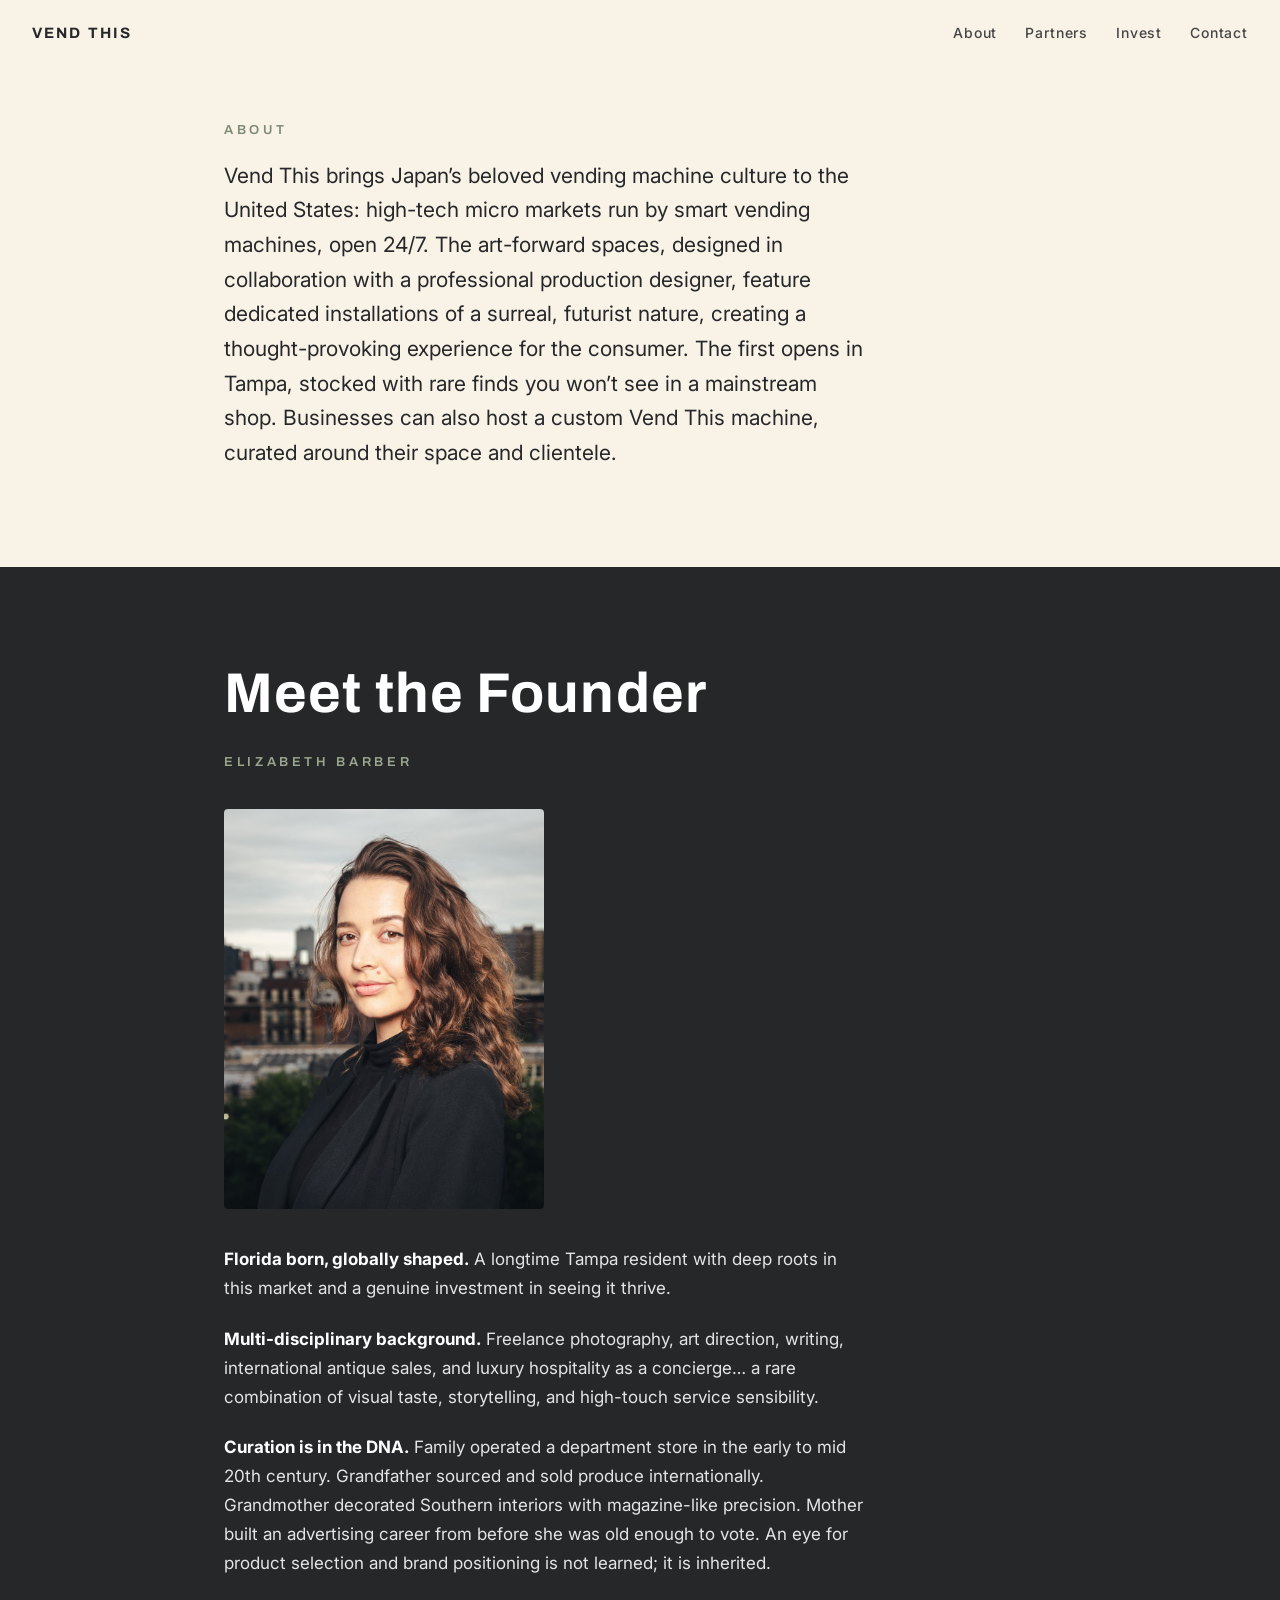
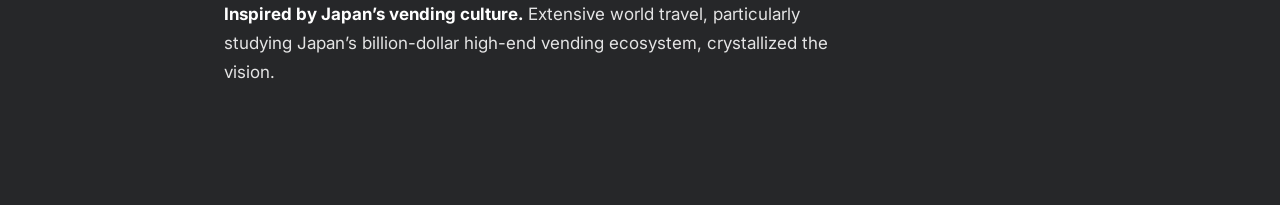
<file: about.html>
<!DOCTYPE html>
<html lang="en">
<head>
<meta charset="UTF-8">
<meta name="viewport" content="width=device-width, initial-scale=1.0">
<title>About - Vend This</title>
<meta name="description" content="Vend This brings Japan's beloved vending machine culture to the United States. Meet the founder, Elizabeth Barber.">
<link rel="preconnect" href="https://fonts.googleapis.com">
<link rel="preconnect" href="https://fonts.gstatic.com" crossorigin>
<link href="https://fonts.googleapis.com/css2?family=Archivo:wght@500;600;700&family=Inter:wght@400;500;600&display=swap" rel="stylesheet">
<link rel="stylesheet" href="css/style.css">
</head>
<body>

<nav class="site-nav" id="nav">
  <a class="brand" href="index.html">VEND THIS</a>
  <button class="nav-toggle" aria-label="Menu" onclick="document.getElementById('nav').classList.toggle('menu-open')">
    <span></span><span></span><span></span>
  </button>
  <ul>
    <li><a href="about.html">About</a></li>
    <li><a href="https://sharemyhtml.com/p/Dy9-vi55bc" target="_blank" rel="noopener">Partners</a></li>
    <li><a href="invest.html">Invest</a></li>
    <li><a href="contact.html">Contact</a></li>
  </ul>
</nav>

<section class="about-top">
  <div class="page">
    <div class="eyebrow">About</div>
    <p class="lede">Vend This brings Japan&rsquo;s beloved vending machine culture to the United States: high-tech micro markets run by smart vending machines, open 24/7. The art-forward spaces, designed in collaboration with a professional production designer, feature dedicated installations of a surreal, futurist nature, creating a thought-provoking experience for the consumer. The first opens in Tampa, stocked with rare finds you won&rsquo;t see in a mainstream shop. Businesses can also host a custom Vend This machine, curated around their space and clientele.</p>
  </div>
</section>

<section class="founder">
  <div class="founder-inner">
    <h1 class="page-title">Meet the Founder</h1>
    <div class="eyebrow">Elizabeth Barber</div>
    <img class="founder-photo" src="img/founder.jpg" alt="Elizabeth Barber, founder of Vend This">
    <p><strong>Florida born, globally shaped.</strong> A longtime Tampa resident with deep roots in this market and a genuine investment in seeing it thrive.</p>
    <p><strong>Multi-disciplinary background.</strong> Freelance photography, art direction, writing, international antique sales, and luxury hospitality as a concierge&hellip; a rare combination of visual taste, storytelling, and high-touch service sensibility.</p>
    <p><strong>Curation is in the DNA.</strong> Family operated a department store in the early to mid 20th century. Grandfather sourced and sold produce internationally. Grandmother decorated Southern interiors with magazine-like precision. Mother built an advertising career from before she was old enough to vote. An eye for product selection and brand positioning is not learned; it is inherited.</p>
    <p><strong>Inspired by Japan&rsquo;s vending culture.</strong> Extensive world travel, particularly studying Japan&rsquo;s billion-dollar high-end vending ecosystem, crystallized the vision.</p>
  </div>
</section>

<script>
const nav = document.getElementById('nav');
addEventListener('scroll', () => nav.classList.toggle('solid', scrollY > 40), {passive:true});
</script>
</body>
</html>
</file>
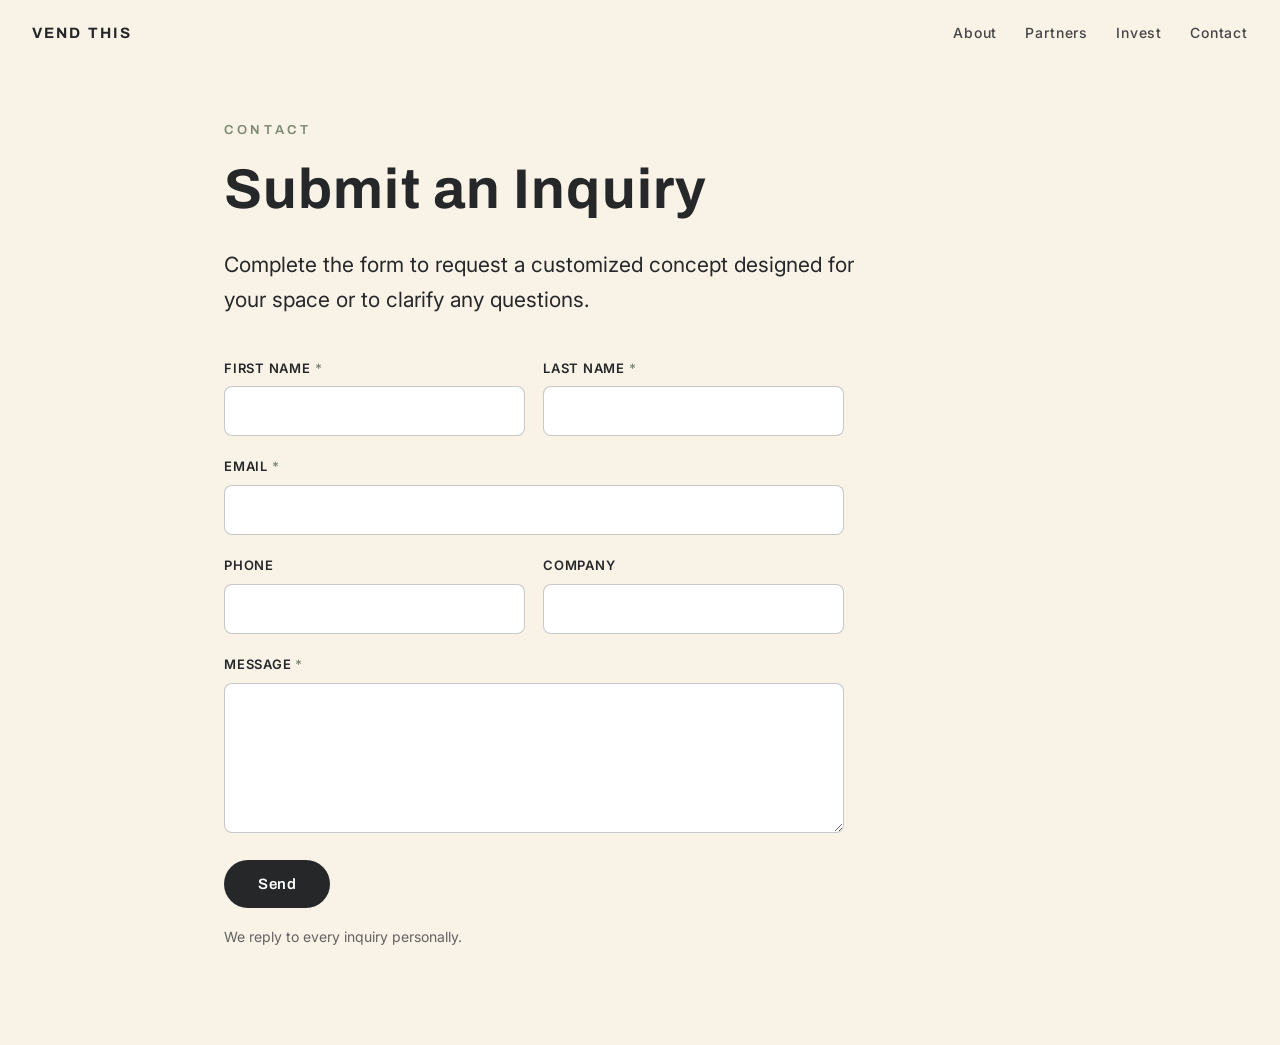
<file: contact.html>
<!DOCTYPE html>
<html lang="en">
<head>
<meta charset="UTF-8">
<meta name="viewport" content="width=device-width, initial-scale=1.0">
<title>Contact - Vend This</title>
<meta name="description" content="Submit an inquiry: request a customized Vend This concept for your space.">
<link rel="preconnect" href="https://fonts.googleapis.com">
<link rel="preconnect" href="https://fonts.gstatic.com" crossorigin>
<link href="https://fonts.googleapis.com/css2?family=Archivo:wght@500;600;700&family=Inter:wght@400;500;600&display=swap" rel="stylesheet">
<link rel="stylesheet" href="css/style.css">
</head>
<body>

<nav class="site-nav" id="nav">
  <a class="brand" href="index.html">VEND THIS</a>
  <button class="nav-toggle" aria-label="Menu" onclick="document.getElementById('nav').classList.toggle('menu-open')">
    <span></span><span></span><span></span>
  </button>
  <ul>
    <li><a href="about.html">About</a></li>
    <li><a href="https://sharemyhtml.com/p/Dy9-vi55bc" target="_blank" rel="noopener">Partners</a></li>
    <li><a href="invest.html">Invest</a></li>
    <li><a href="contact.html">Contact</a></li>
  </ul>
</nav>

<div class="page">
  <div class="eyebrow">Contact</div>
  <h1 class="page-title">Submit an Inquiry</h1>
  <p class="lede">Complete the form to request a customized concept designed for your space or to clarify any questions.</p>

  <form class="form" action="https://formsubmit.co/eb.elizabeth.eb@gmail.com" method="POST">
    <input type="hidden" name="_subject" value="New Vend This inquiry">
    <input type="hidden" name="_template" value="table">
    <input type="text" name="_honey" style="display:none">
    <div class="form-row">
      <div class="field">
        <label for="fname">First Name <span class="req">*</span></label>
        <input id="fname" name="First Name" type="text" required>
      </div>
      <div class="field">
        <label for="lname">Last Name <span class="req">*</span></label>
        <input id="lname" name="Last Name" type="text" required>
      </div>
    </div>
    <div class="field">
      <label for="email">Email <span class="req">*</span></label>
      <input id="email" name="Email" type="email" required>
    </div>
    <div class="form-row">
      <div class="field">
        <label for="phone">Phone</label>
        <input id="phone" name="Phone" type="tel">
      </div>
      <div class="field">
        <label for="company">Company</label>
        <input id="company" name="Company" type="text">
      </div>
    </div>
    <div class="field">
      <label for="message">Message <span class="req">*</span></label>
      <textarea id="message" name="Message" required></textarea>
    </div>
    <button class="btn" type="submit">Send</button>
    <p class="form-note">We reply to every inquiry personally.</p>
  </form>
</div>

<script>
const nav = document.getElementById('nav');
addEventListener('scroll', () => nav.classList.toggle('solid', scrollY > 40), {passive:true});
</script>
</body>
</html>
</file>
<file: css/style.css>
/* Vend This — brand styles
   Double Cream #F8F2E7 / Machine Green #9AA68D / White #FFFFFF / Soft Black #262729 */
:root {
  --cream: #F8F2E7;
  --green: #9AA68D;
  --green-dark: #7E8A72;
  --white: #FFFFFF;
  --black: #262729;
  --font-head: 'Archivo', 'Helvetica Neue', Helvetica, Arial, sans-serif;
  --font-body: 'Inter', 'Helvetica Neue', Helvetica, Arial, sans-serif;
}
* { margin: 0; padding: 0; box-sizing: border-box; }
html { scroll-behavior: smooth; }
body {
  font-family: var(--font-body);
  background: var(--cream);
  color: var(--black);
  line-height: 1.6;
  -webkit-font-smoothing: antialiased;
}
img { max-width: 100%; display: block; }
a { color: inherit; }

/* ---------- nav ---------- */
.site-nav {
  position: fixed; top: 0; left: 0; right: 0; z-index: 50;
  display: flex; align-items: center; justify-content: space-between;
  padding: 20px 32px;
  transition: background .3s, box-shadow .3s;
}
.site-nav.solid { background: var(--cream); box-shadow: 0 1px 0 rgba(38,39,41,.08); }
.site-nav .brand {
  font-family: var(--font-head); font-weight: 700; letter-spacing: .14em;
  font-size: 15px; text-decoration: none;
}
.site-nav ul { display: flex; gap: 28px; list-style: none; }
.site-nav ul a {
  text-decoration: none; font-size: 14px; letter-spacing: .06em;
  font-weight: 500; opacity: .85;
}
.site-nav ul a:hover { opacity: 1; }
.site-nav.on-dark { color: var(--white); }
.site-nav.on-dark.solid { color: var(--black); }
.nav-toggle { display: none; background: none; border: 0; cursor: pointer; padding: 8px; }
.nav-toggle span { display: block; width: 26px; height: 2px; background: currentColor; margin: 6px 0; }

/* ---------- hero (home) ---------- */
.hero {
  min-height: 100vh; min-height: 100svh;
  position: relative; overflow: hidden;
  display: flex; align-items: flex-end; justify-content: center;
  background: var(--cream);
}
.hero-video {
  position: absolute; inset: 0;
  width: 100%; height: 100%; object-fit: cover;
}
.sound-toggle {
  position: absolute; bottom: 28px; right: 28px; z-index: 2;
  font-family: var(--font-head); font-weight: 600; font-size: 12px; letter-spacing: .18em;
  color: #fff; background: rgba(38,39,41,.55); border: 1px solid rgba(255,255,255,.35);
  border-radius: 999px; padding: 10px 18px; cursor: pointer;
  backdrop-filter: blur(4px);
}
.sound-toggle:hover { background: rgba(38,39,41,.8); }
/* no footer anywhere: pages end with their last section */

/* ---------- generic page ---------- */
.page { padding: 120px 24px 96px; max-width: 880px; margin: 0 auto; }
.eyebrow {
  font-family: var(--font-head); font-weight: 600;
  font-size: 13px; letter-spacing: .28em; text-transform: uppercase;
  margin-bottom: 18px; color: var(--green-dark);
}
h1.page-title {
  font-family: var(--font-head); font-weight: 700;
  font-size: clamp(34px, 6vw, 56px); letter-spacing: .02em;
  line-height: 1.1; margin-bottom: 28px;
}
.lede { font-size: clamp(17px, 2.4vw, 21px); line-height: 1.65; max-width: 640px; }
.section-gap { height: 72px; }

/* ---------- about ---------- */
.about-top { background: var(--cream); }
.founder { background: var(--black); color: var(--white); }
.founder .eyebrow { color: var(--green); }
.founder-inner { max-width: 880px; margin: 0 auto; padding: 96px 24px; }
.founder h1.page-title { color: var(--white); }
.founder-photo {
  width: min(320px, 70vw); border-radius: 4px; margin: 36px 0;
}
.founder p { margin-bottom: 22px; font-size: 17px; line-height: 1.7; color: rgba(255,255,255,.88); max-width: 640px; }
.founder p strong { color: var(--white); }

/* ---------- buttons ---------- */
.btn {
  display: inline-block; font-family: var(--font-head); font-weight: 600;
  font-size: 15px; letter-spacing: .04em; text-decoration: none;
  background: var(--black); color: var(--white);
  padding: 16px 34px; border-radius: 999px; border: 0; cursor: pointer;
  transition: transform .15s, background .2s;
}
.btn:hover { background: #3a3b3d; transform: translateY(-1px); }
.btn-green { background: var(--green); color: var(--black); }
.btn-green:hover { background: var(--green-dark); }

/* ---------- contact form ---------- */
.form { margin-top: 40px; max-width: 620px; }
.form-row { display: grid; grid-template-columns: 1fr 1fr; gap: 18px; }
.field { margin-bottom: 20px; }
.field label { display: block; font-size: 13px; font-weight: 600; letter-spacing: .06em; margin-bottom: 8px; text-transform: uppercase; }
.field label .req { color: var(--green-dark); }
.field input, .field textarea {
  width: 100%; font-family: var(--font-body); font-size: 16px;
  padding: 14px 16px; border: 1.5px solid rgba(38,39,41,.25);
  border-radius: 8px; background: var(--white); color: var(--black);
}
.field input:focus, .field textarea:focus { outline: none; border-color: var(--green-dark); }
.field textarea { min-height: 150px; resize: vertical; }
.form-note { font-size: 14px; opacity: .7; margin-top: 18px; }

/* ---------- invest gate ---------- */
.gate { max-width: 420px; margin: 40px auto 0; text-align: center; }
.gate input {
  width: 100%; font-size: 16px; padding: 14px 16px; text-align: center;
  border: 1.5px solid rgba(38,39,41,.25); border-radius: 8px; margin-bottom: 16px;
  background: var(--white);
}
.gate-error { color: #a33; font-size: 14px; margin-top: 12px; min-height: 20px; }
.invest-links { display: none; margin-top: 40px; }
.invest-links.open { display: block; }
.invest-links .btn { margin: 8px; }

/* ---------- responsive ---------- */
@media (max-width: 640px) {
  .site-nav { padding: 16px 20px; }
  .site-nav ul {
    display: none; position: fixed; top: 0; right: 0; bottom: 0; left: 0;
    background: var(--cream); flex-direction: column; align-items: center;
    justify-content: center; gap: 32px;
  }
  .site-nav ul a { font-size: 22px; }
  .site-nav.menu-open ul { display: flex; }
  .site-nav.menu-open { color: var(--black); }
  .nav-toggle { display: block; z-index: 60; position: relative; }
  .form-row { grid-template-columns: 1fr; }
  .page { padding-top: 104px; }
}
</file>
